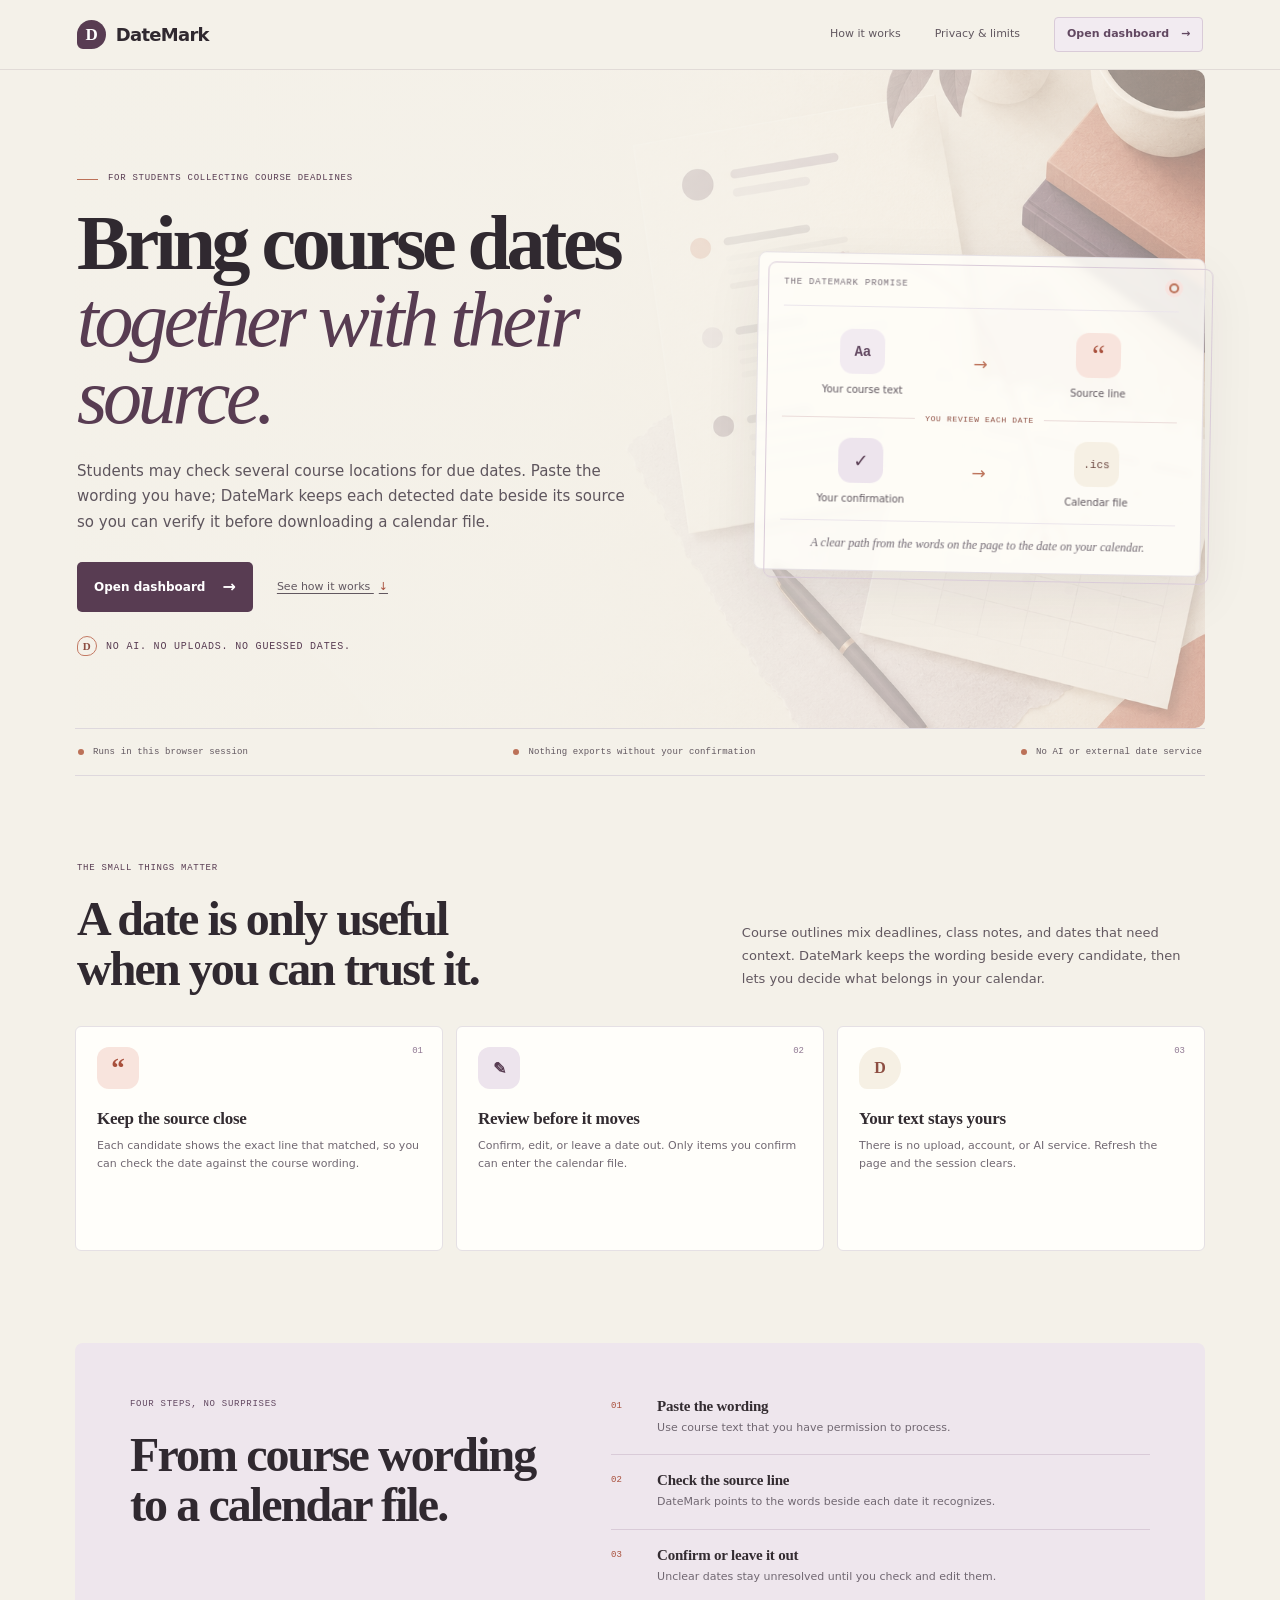
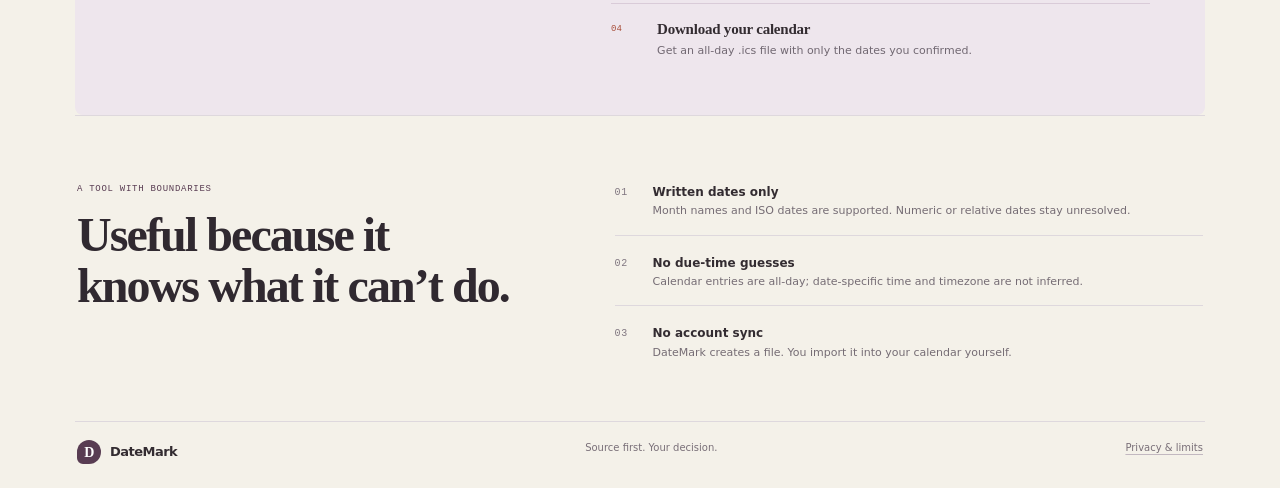
<file: index.html>
<!doctype html>
<html lang="en">
<head>
  <meta charset="utf-8">
  <meta name="viewport" content="width=device-width,initial-scale=1">
  <meta name="theme-color" content="#f4f1e9">
  <meta name="description" content="Turn explicit course dates into a reviewable calendar file. No uploads, no AI, no guessing.">
  <link rel="icon" href="src/favicon.svg" type="image/svg+xml">
  <title>DateMark — deadlines with receipts</title>
  <link rel="stylesheet" href="src/styles.css">
</head>
<body>
  <a class="skip-link" href="#main">Skip to main content</a>
  <header class="topbar">
    <a class="brand" href="./" aria-label="DateMark home"><span class="brand-mark">D</span><span>DateMark</span></a>
    <nav class="nav-links" aria-label="Main navigation">
      <a href="#how-it-works">How it works</a>
      <a href="#privacy">Privacy &amp; limits</a>
      <a class="nav-cta" href="dashboard.html">Open dashboard <span aria-hidden="true">&rarr;</span></a>
    </nav>
  </header>

  <main id="main">
    <section class="hero" aria-labelledby="page-title">
      <div class="hero-copy">
        <p class="eyebrow"><span class="eyebrow-rule"></span> FOR STUDENTS COLLECTING COURSE DEADLINES</p>
        <h1 id="page-title">Bring course dates<br><em>together with their source.</em></h1>
        <p class="hero-lede">Students may check several course locations for due dates. Paste the wording you have; DateMark keeps each detected date beside its source so you can verify it before downloading a calendar file.</p>
        <div class="hero-actions">
          <a class="button button-primary" href="dashboard.html">Open dashboard <span aria-hidden="true">&rarr;</span></a>
          <a class="quiet-link" href="#how-it-works">See how it works <span aria-hidden="true">&darr;</span></a>
        </div>
        <div class="trust-line"><span class="trust-mark" aria-hidden="true">D</span> No AI. No uploads. No guessed dates.</div>
      </div>
      <aside class="flow-card" aria-label="DateMark workflow overview">
        <div class="flow-card-top"><span>THE DATEMARK PROMISE</span><span class="orbit" aria-hidden="true"></span></div>
        <div class="flow-line">
          <div class="flow-node"><span class="flow-glyph glyph-source" aria-hidden="true">Aa</span><span>Your course text</span></div>
          <span class="flow-arrow" aria-hidden="true">&rarr;</span>
          <div class="flow-node"><span class="flow-glyph glyph-quote" aria-hidden="true">&ldquo;</span><span>Source line</span></div>
        </div>
        <div class="flow-divider"><span>YOU REVIEW EACH DATE</span></div>
        <div class="flow-line flow-end">
          <div class="flow-node"><span class="flow-glyph glyph-check" aria-hidden="true">&#10003;</span><span>Your confirmation</span></div>
          <span class="flow-arrow" aria-hidden="true">&rarr;</span>
          <div class="flow-node"><span class="flow-glyph glyph-file" aria-hidden="true">.ics</span><span>Calendar file</span></div>
        </div>
        <p class="flow-caption">A clear path from the words on the page to the date on your calendar.</p>
      </aside>
    </section>

    <section class="promise-strip" aria-label="Product principles">
      <span><i aria-hidden="true"></i> Runs in this browser session</span>
      <span><i aria-hidden="true"></i> Nothing exports without your confirmation</span>
      <span><i aria-hidden="true"></i> No AI or external date service</span>
    </section>

    <section class="feature-intro" aria-labelledby="why-title">
      <div><p class="eyebrow">THE SMALL THINGS MATTER</p><h2 id="why-title">A date is only useful<br>when you can trust it.</h2></div>
      <p>Course outlines mix deadlines, class notes, and dates that need context. DateMark keeps the wording beside every candidate, then lets you decide what belongs in your calendar.</p>
    </section>
    <section class="feature-grid" aria-label="DateMark features">
      <article class="feature-card"><span class="feature-index">01</span><div class="feature-icon icon-quote" aria-hidden="true">&ldquo;</div><h3>Keep the source close</h3><p>Each candidate shows the exact line that matched, so you can check the date against the course wording.</p></article>
      <article class="feature-card"><span class="feature-index">02</span><div class="feature-icon icon-edit" aria-hidden="true">&#9998;</div><h3>Review before it moves</h3><p>Confirm, edit, or leave a date out. Only items you confirm can enter the calendar file.</p></article>
      <article class="feature-card"><span class="feature-index">03</span><div class="feature-icon icon-private" aria-hidden="true">D</div><h3>Your text stays yours</h3><p>There is no upload, account, or AI service. Refresh the page and the session clears.</p></article>
    </section>

    <section id="how-it-works" class="how-section" aria-labelledby="how-title">
      <div class="how-heading"><p class="eyebrow">FOUR STEPS, NO SURPRISES</p><h2 id="how-title">From course wording<br>to a calendar file.</h2></div>
      <ol class="steps-list">
        <li><span>01</span><div><h3>Paste the wording</h3><p>Use course text that you have permission to process.</p></div></li>
        <li><span>02</span><div><h3>Check the source line</h3><p>DateMark points to the words beside each date it recognizes.</p></div></li>
        <li><span>03</span><div><h3>Confirm or leave it out</h3><p>Unclear dates stay unresolved until you check and edit them.</p></div></li>
        <li><span>04</span><div><h3>Download your calendar</h3><p>Get an all-day .ics file with only the dates you confirmed.</p></div></li>
      </ol>
    </section>



    <section id="privacy" class="limits-section" aria-labelledby="limits-title">
      <div><p class="eyebrow">A TOOL WITH BOUNDARIES</p><h2 id="limits-title">Useful because it<br>knows what it can&rsquo;t do.</h2></div>
      <div class="limits-list">
        <div><span class="limit-number">01</span><p><strong>Written dates only</strong><br>Month names and ISO dates are supported. Numeric or relative dates stay unresolved.</p></div>
        <div><span class="limit-number">02</span><p><strong>No due-time guesses</strong><br>Calendar entries are all-day; date-specific time and timezone are not inferred.</p></div>
        <div><span class="limit-number">03</span><p><strong>No account sync</strong><br>DateMark creates a file. You import it into your calendar yourself.</p></div>
      </div>
    </section>
    <footer><a class="brand footer-brand" href="./"><span class="brand-mark">D</span><span>DateMark</span></a><span>Source first. Your decision.</span><a href="#privacy">Privacy &amp; limits</a></footer>
  </main>
</body>
</html>
</file>
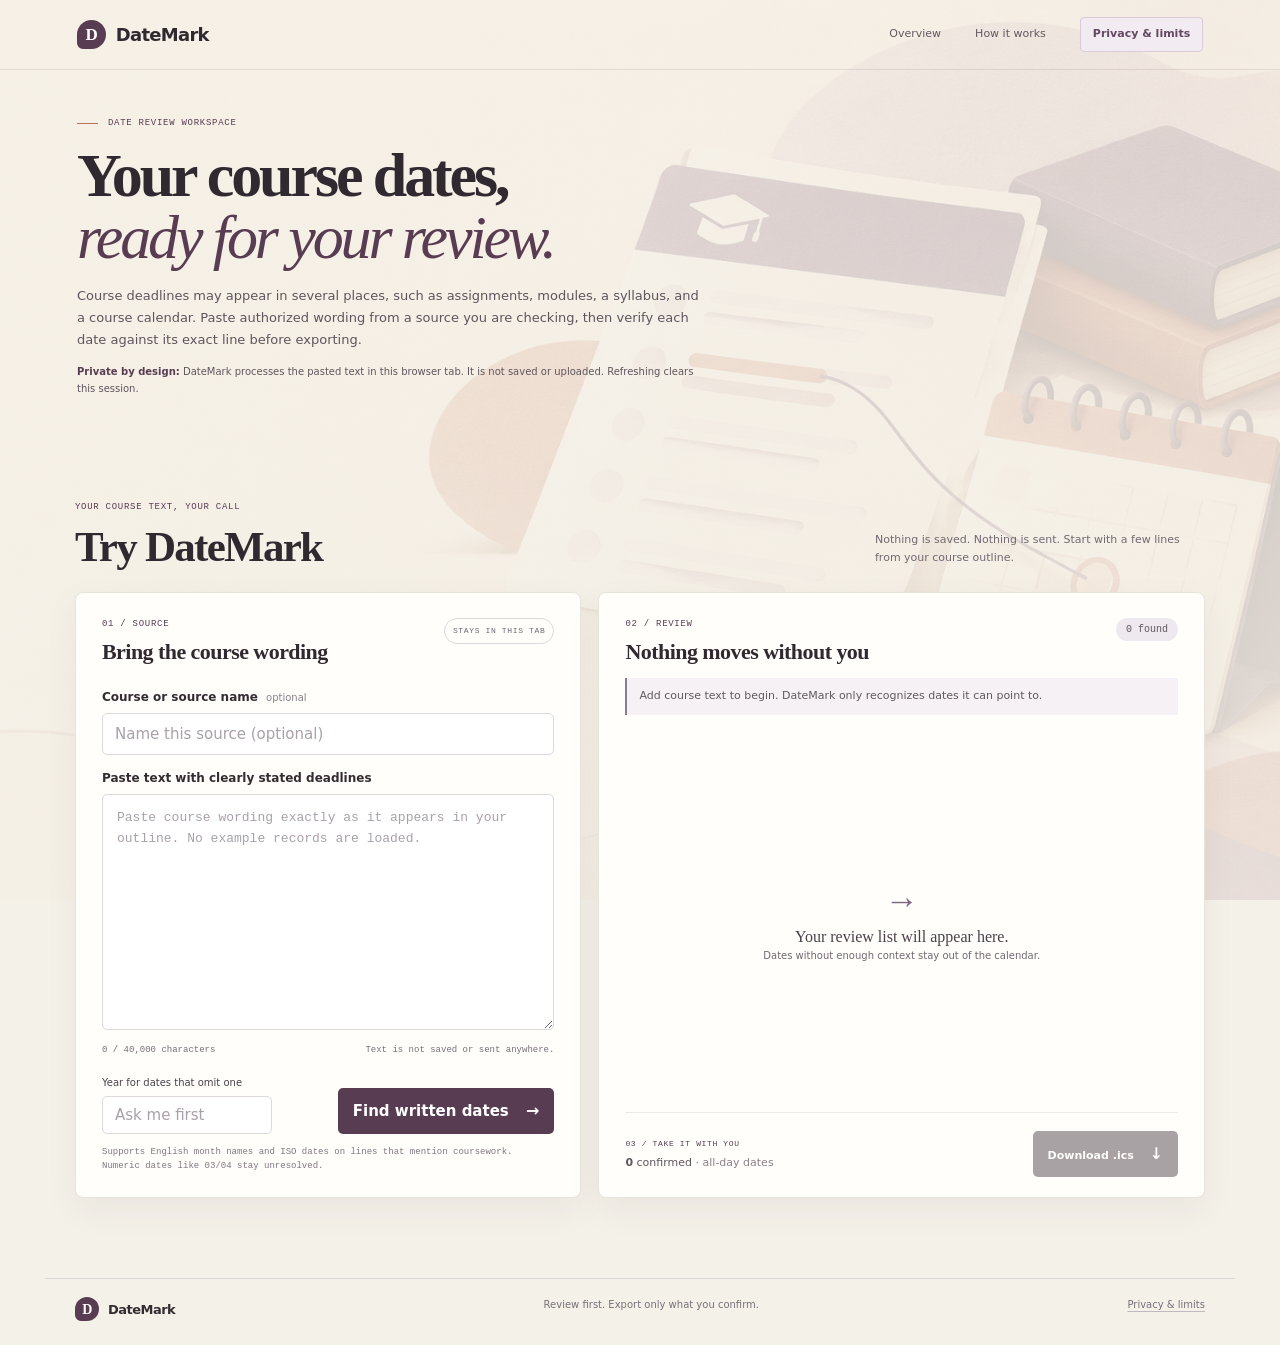
<file: dashboard.html>
<!doctype html>
<html lang="en">
<head>
  <meta charset="utf-8">
  <meta name="viewport" content="width=device-width,initial-scale=1">
  <meta name="theme-color" content="#f4f1e9">
  <meta name="description" content="Review course dates against their source wording and export only the dates you confirm.">
  <link rel="icon" href="src/favicon.svg" type="image/svg+xml">
  <title>DateMark Dashboard</title>
  <link rel="stylesheet" href="src/styles.css">
  <script defer src="src/parser.js"></script>
  <script defer src="src/app.js"></script>
</head>
<body class="dashboard-page">
  <a class="skip-link" href="#tool">Skip to DateMark dashboard</a>
  <header class="topbar">
    <a class="brand" href="./" aria-label="DateMark home"><span class="brand-mark">D</span><span>DateMark</span></a>
    <nav class="nav-links" aria-label="Main navigation">
      <a href="./">Overview</a>
      <a href="index.html#how-it-works">How it works</a>
      <a class="nav-cta" href="index.html#privacy">Privacy &amp; limits</a>
    </nav>
  </header>
  <main id="main" class="dashboard-main">
    <section class="dashboard-intro" aria-labelledby="dashboard-title">
      <p class="eyebrow"><span class="eyebrow-rule"></span> DATE REVIEW WORKSPACE</p>
      <h1 id="dashboard-title">Your course dates,<br><em>ready for your review.</em></h1>
      <p>Course deadlines may appear in several places, such as assignments, modules, a syllabus, and a course calendar. Paste authorized wording from a source you are checking, then verify each date against its exact line before exporting.</p>
      <p class="dashboard-boundary"><strong>Private by design:</strong> DateMark processes the pasted text in this browser tab. It is not saved or uploaded. Refreshing clears this session.</p>
    </section>    <section id="tool" class="tool-section" aria-labelledby="tool-title">
      <div class="tool-heading"><div><p class="eyebrow">YOUR COURSE TEXT, YOUR CALL</p><h2 id="tool-title">Try DateMark</h2></div><p>Nothing is saved. Nothing is sent. Start with a few lines from your course outline.</p></div>
      <div class="workspace" aria-label="DateMark tool">
        <div class="source-panel panel">
          <div class="section-head">
            <div><span class="step">01 / SOURCE</span><h2>Bring the course wording</h2></div>
            <span class="local-tag">STAYS IN THIS TAB</span>
          </div>
          <label for="course-name">Course or source name <span class="optional">optional</span></label>
          <input id="course-name" maxlength="80" autocomplete="off" placeholder="Name this source (optional)">
          <label for="source-text">Paste text with clearly stated deadlines</label>
          <textarea id="source-text" maxlength="40000" rows="10" spellcheck="false" placeholder="Paste course wording exactly as it appears in your outline. No example records are loaded."></textarea>
          <div class="input-meta"><span id="char-count">0 / 40,000 characters</span><span>Text is not saved or sent anywhere.</span></div>
          <div class="parse-row">
            <div class="year-setting"><label for="course-year">Year for dates that omit one</label><input id="course-year" type="number" min="2000" max="2100" inputmode="numeric" placeholder="Ask me first"></div>
            <button id="find-dates" class="button button-primary" type="button">Find written dates <span aria-hidden="true">&rarr;</span></button>
          </div>
          <p class="format-hint">Supports English month names and ISO dates on lines that mention coursework. Numeric dates like 03/04 stay unresolved.</p>
        </div>

        <div class="review-panel panel" aria-labelledby="review-title">
          <div class="section-head review-head">
            <div><span class="step">02 / REVIEW</span><h2 id="review-title">Nothing moves without you</h2></div>
            <span id="candidate-count" class="count-pill">0 found</span>
          </div>
          <div id="status" class="status" role="status" aria-live="polite">Add course text to begin. DateMark only recognizes dates it can point to.</div>
          <div id="candidate-list" class="candidate-list"></div>
          <div id="empty-state" class="empty-state">
            <span class="empty-icon" aria-hidden="true">&rarr;</span>
            <p>Your review list will appear here.</p>
            <span>Dates without enough context stay out of the calendar.</span>
          </div>
          <div class="export-bar">
            <div><span class="step">03 / TAKE IT WITH YOU</span><p><strong id="confirmed-count">0</strong> confirmed <span>&middot; all-day dates</span></p></div>
            <button id="export-ics" class="button button-dark" type="button" disabled>Download .ics <span aria-hidden="true">&darr;</span></button>
          </div>
        </div>
      </div>
    </section>  </main>
  <footer class="dashboard-footer">
    <a class="brand footer-brand" href="./"><span class="brand-mark">D</span><span>DateMark</span></a>
    <span>Review first. Export only what you confirm.</span>
    <a href="index.html#privacy">Privacy &amp; limits</a>
  </footer>
</body>
</html>
</file>
<file: src/styles.css>
:root{--paper:#f4f1e9;--white:#fffefa;--ink:#302930;--muted:#716872;--line:#ded8dd;--plum:#583c52;--pale-lilac:#ede4ed;--amber:#a84f3b;--amber-bg:#f8e4dd;--red:#9d443f;--red-bg:#f7e3df;--mono:'DM Mono',monospace;--sans:'DM Sans',system-ui,sans-serif;--serif:'Playfair Display',Georgia,serif;--shadow:0 12px 35px rgba(50,40,46,.055)}
*{box-sizing:border-box}html{scroll-behavior:smooth}body{margin:0;background:var(--paper);color:var(--ink);font-family:var(--sans);font-size:15px;line-height:1.5}button,input,textarea{font:inherit}button{cursor:pointer}a{color:inherit}.skip-link{position:absolute;left:-999px;top:8px;background:var(--white);padding:10px;z-index:10}.skip-link:focus{left:8px}.topbar{height:70px;padding:0 clamp(20px,6vw,88px);display:flex;align-items:center;justify-content:space-between;border-bottom:1px solid rgba(88,60,82,.12)}.brand{display:flex;align-items:center;gap:10px;text-decoration:none;font-weight:700;letter-spacing:-.04em;font-size:18px}.brand-mark{display:grid;place-items:center;width:29px;height:29px;border-radius:50% 50% 50% 6px;background:var(--plum);color:#fff;font-family:var(--serif);font-size:17px}.topnote,.trust-line,.local-tag,.step,.eyebrow,.note-index,.note-foot,.input-meta,.format-hint,.limit-number,.line-ref,.quote-label{font-family:var(--mono);text-transform:uppercase;letter-spacing:.08em;font-size:10px}.topnote{display:flex;gap:8px;align-items:center;color:var(--muted)}.live-dot{width:7px;height:7px;background:#cc6b53;border-radius:50%;box-shadow:0 0 0 3px rgba(204,107,83,.15)}main{max-width:1190px;margin:auto;padding:0 30px}.intro{padding:64px 2px 54px;display:flex;align-items:flex-end;justify-content:space-between;gap:32px}.eyebrow,.step{color:var(--plum);font-weight:500}.eyebrow{margin:0 0 13px}.intro h1{font:600 clamp(42px,6vw,70px)/.99 var(--serif);letter-spacing:-.045em;margin:0 0 20px}.intro h1 span{color:var(--plum);font-style:italic}.lede{max-width:570px;margin:0;color:#5e555d;font-size:16px;line-height:1.65}.trust-line{display:flex;align-items:center;gap:9px;color:var(--plum);margin-top:19px}.shield{display:grid;place-items:center;width:19px;height:19px;border:1px solid #c37a64;border-radius:50%;font-size:12px}.note-card{width:230px;flex:none;padding:20px 22px 17px;background:#eee6ed;border-radius:4px 4px 4px 22px;transform:rotate(1deg)}.note-index{color:var(--plum)}.note-card p{font:500 19px/1.35 var(--serif);margin:12px 0 17px}.note-foot{font-size:8px;color:#716872;letter-spacing:.04em;text-transform:none}.workspace{display:grid;grid-template-columns:minmax(0,.91fr) minmax(0,1.09fr);gap:17px;align-items:stretch}.panel{background:var(--white);border:1px solid #e5e5dc;border-radius:8px;box-shadow:var(--shadow)}.source-panel{padding:25px 26px 24px}.section-head{display:flex;justify-content:space-between;align-items:flex-start;gap:14px;margin-bottom:23px}.step{display:block;font-size:9px}.section-head h2{font:600 22px/1.2 var(--serif);letter-spacing:-.025em;margin:7px 0 0}.local-tag{color:#716872;font-size:8px;border:1px solid #ded8dd;border-radius:20px;padding:6px 8px;white-space:nowrap}.source-panel>label,.field-label{display:block;font-size:12px;font-weight:600;color:#332c31;margin:14px 0 7px}.optional{color:#8a8189;font-weight:400;font-size:10px;margin-left:4px}input,textarea{width:100%;border:1px solid #ded8dd;background:#fff;border-radius:5px;color:var(--ink);outline:none;transition:border-color .15s,box-shadow .15s}input{height:42px;padding:0 12px}textarea{resize:vertical;min-height:170px;padding:13px 14px;line-height:1.55;font:13px/1.6 var(--mono)}input:focus,textarea:focus{border-color:#806582;box-shadow:0 0 0 3px rgba(128,101,130,.14)}input::placeholder,textarea::placeholder{color:#aaa0a9}.input-meta{display:flex;justify-content:space-between;gap:10px;margin-top:7px;text-transform:none;letter-spacing:0;color:#796f78;font-size:9px}.parse-row{display:flex;align-items:flex-end;justify-content:space-between;gap:14px;margin-top:18px}.year-setting{max-width:170px;flex:1}.year-setting label{display:block;color:#4a4148;font-size:10px;margin-bottom:6px}.year-setting input{height:38px}.button{border:0;border-radius:5px;padding:11px 15px;font-weight:600;transition:transform .15s,background .15s,box-shadow .15s}.button:hover:not(:disabled){transform:translateY(-1px);box-shadow:0 5px 14px rgba(88,60,82,.15)}.button:focus-visible,.text-button:focus-visible{outline:3px solid #a77868;outline-offset:3px}.button-primary{background:var(--plum);color:white}.button-primary span,.button-dark span{margin-left:12px;font-size:16px}.format-hint{color:#817781;text-transform:none;letter-spacing:0;line-height:1.5;margin:12px 0 0;font-size:9px}.review-panel{padding:25px 26px 0;display:flex;flex-direction:column;min-height:500px}.review-head{margin-bottom:13px}.count-pill{border-radius:20px;background:#eee9ee;padding:6px 10px;font:10px var(--mono);white-space:nowrap;color:#625860}.status{padding:10px 12px;border-left:2px solid #907993;background:#f6f1f5;color:#625860;font-size:11px;line-height:1.5;margin-bottom:13px}.status-error{border-color:var(--red);background:var(--red-bg);color:#703b34}.status-success{border-color:#806582;background:#eee7ef;color:#583c52}.status-empty{border-color:#bc7158;background:#f6f0e4;color:#6b4740}.candidate-list{display:grid;gap:11px;max-height:420px;overflow:auto;padding:1px 3px 4px 0}.candidate{border:1px solid #ebe5eb;border-radius:6px;padding:13px 14px;background:#fff}.candidate-confirmed{border-color:#b59eb3;background:#fffdfa}.candidate-rejected{opacity:.72;background:#f9f8f4}.candidate-top{display:flex;justify-content:space-between;align-items:center;margin-bottom:10px}.state-badge{border-radius:20px;padding:4px 8px;background:var(--amber-bg);color:#785828;font-size:9px;font-weight:600}.state-confirmed{background:var(--pale-lilac);color:#604762}.state-rejected{background:#ecebe5;color:#756c74}.state-unresolved{background:var(--red-bg);color:#793e36}.line-ref{font-size:8px;color:#8a8189}.source-quote{margin:0;padding:9px 11px;border-left:2px solid #b5a0b4;background:#f7f4f2}.quote-label{color:#796f78;font-size:8px}.quote-text{font:12px/1.5 var(--mono);margin:4px 0 0;overflow-wrap:anywhere}.candidate-reason{margin:7px 0;color:#8d4e42;font-size:10px}.candidate-fields{display:grid;grid-template-columns:minmax(0,1fr) 155px;gap:10px;margin-top:9px}.candidate-fields .field-label{font-size:9px;margin:0 0 4px;color:#716872}.candidate-fields input{height:36px;font-size:11px;padding:0 9px}.candidate-actions{display:flex;gap:16px;align-items:center;margin-top:10px}.button-confirm{border:1px solid #d9cbd8;border-radius:4px;background:#f2ebf1;color:#624861;padding:7px 10px;font-size:10px;font-weight:600}.button-confirm:hover{background:#e9dfe8}.text-button{border:0;background:transparent;padding:6px 0;color:#796f78;font-size:10px;text-decoration:underline;text-underline-offset:3px}.empty-state{flex:1;min-height:165px;display:flex;flex-direction:column;align-items:center;justify-content:center;color:#716872;text-align:center}.empty-icon{font:34px var(--serif);color:#806582}.empty-state p{font:500 16px var(--serif);margin:8px 0 2px;color:#4a4148}.empty-state span:last-child{font-size:10px}.export-bar{margin-top:auto;padding:18px 0 20px;border-top:1px solid #eaebe5;display:flex;justify-content:space-between;align-items:center;gap:10px}.export-bar .step{font-size:8px}.export-bar p{margin:5px 0 0;font-size:11px;color:#5e555d}.export-bar p span{color:#8a8189}.button-dark{background:#42333f;color:white;font-size:11px}.button:disabled{cursor:not-allowed;opacity:.45;box-shadow:none}.limits{display:grid;grid-template-columns:repeat(3,1fr);gap:23px;padding:28px 3px 36px}.limits>div{display:flex;gap:12px;align-items:flex-start}.limit-number{color:#817781;font-size:10px;padding-top:2px}.limits p{margin:0;color:#756c74;font-size:10px;line-height:1.55}.limits strong{color:#332c31;font-size:11px}footer{border-top:1px solid #ded8dd;padding:18px 2px 24px;display:flex;justify-content:space-between;gap:12px;color:#796f78;font-size:10px}footer a{text-decoration-color:#c2b8c0;text-underline-offset:3px}.candidate-list:focus-within{scroll-behavior:smooth}[hidden]{display:none!important}
@media(max-width:850px){main{padding:0 22px}.intro{padding-top:48px}.workspace{grid-template-columns:1fr}.review-panel{min-height:400px}.candidate-list{max-height:none}.note-card{width:205px}}
@media(max-width:560px){.topbar{height:60px;padding:0 18px}.topnote{font-size:8px}main{padding:0 15px}.intro{display:block;padding:42px 2px 30px}.intro h1{font-size:49px}.lede{font-size:14px}.note-card{width:auto;margin:25px 4px 2px;padding:15px 18px;transform:rotate(.5deg)}.note-card p{font-size:16px;margin:7px 0 10px}.source-panel,.review-panel{padding:19px 17px 0}.source-panel{padding-bottom:19px}.section-head h2{font-size:19px}.local-tag{font-size:7px}.parse-row{align-items:stretch;flex-direction:column}.year-setting{max-width:none}.button-primary{width:100%;text-align:left}.input-meta{font-size:8px}.candidate-fields{grid-template-columns:1fr 132px;gap:7px}.candidate{padding:11px}.limits{grid-template-columns:1fr;gap:14px;padding:24px 4px 28px}.limits>div{gap:14px}.limits p{font-size:11px}footer{font-size:9px;align-items:flex-start}footer a{text-align:right;max-width:50%}}
@media(prefers-reduced-motion:reduce){*,*::before,*::after{scroll-behavior:auto!important;transition:none!important;animation:none!important}}

/* Landing page */
.nav-links{display:flex;align-items:center;gap:clamp(16px,3vw,34px);font-size:11px;color:#625860}.nav-links a{text-decoration:none}.nav-links a:hover,.quiet-link:hover,footer a:hover{color:var(--plum);text-decoration:underline;text-underline-offset:4px}.nav-links .nav-cta{border:1px solid #d9cbd8;background:#f2ebf1;border-radius:4px;padding:8px 12px;color:#624861;font-weight:600}.nav-cta span{margin-left:8px}.hero{display:grid;grid-template-columns:minmax(0,1.08fr) minmax(340px,.82fr);align-items:center;gap:clamp(35px,7vw,100px);padding:clamp(58px,8vw,106px) 2px 72px}.hero-copy{max-width:680px}.eyebrow{display:flex;align-items:center;gap:10px;margin:0 0 18px;font-size:9px}.eyebrow-rule{display:inline-block;width:21px;height:1px;background:#bc7158}.hero h1{font:600 clamp(48px,6.3vw,78px)/.99 var(--serif);letter-spacing:-.055em;margin:0 0 23px;color:#302930}.hero h1 em{color:var(--plum);font-weight:500}.hero-lede{max-width:550px;font-size:15px;line-height:1.7;color:#5e555d;margin:0}.hero-actions{display:flex;align-items:center;gap:24px;margin-top:27px}.hero-actions .button{display:inline-flex;align-items:center;text-decoration:none;padding:13px 17px;font-size:12px}.hero-actions .button span{margin-left:17px}.quiet-link{font-size:11px;color:#625860;text-underline-offset:3px}.quiet-link span{color:#a84f3b;margin-left:5px}.trust-line{margin-top:24px}.trust-mark{width:20px;height:20px;display:inline-grid;place-items:center;border:1px solid #c37a64;color:#8d4e42;border-radius:50% 50% 50% 7px;font:600 11px var(--serif)}.flow-card{position:relative;max-width:460px;width:100%;justify-self:end;background:#fffefa;border:1px solid #e5e0e4;border-radius:8px;padding:24px 25px 18px;box-shadow:0 20px 55px rgba(50,40,46,.08);transform:rotate(1deg)}.flow-card::before{content:"";position:absolute;inset:9px -9px -9px 9px;border:1px solid #d9cbd8;border-radius:8px;z-index:-1}.flow-card-top{display:flex;justify-content:space-between;align-items:center;font:9px var(--mono);letter-spacing:.09em;color:#796f78;padding-bottom:18px;border-bottom:1px solid #ebe5eb}.orbit{width:10px;height:10px;border:2px solid #bc7158;border-radius:50%;box-shadow:0 0 0 4px #f7e3df}.flow-line{display:flex;align-items:center;justify-content:space-around;gap:7px;padding:22px 2px 16px}.flow-node{width:104px;display:grid;justify-items:center;gap:8px;text-align:center;color:#5e555d;font-size:10px}.flow-glyph{height:45px;width:45px;display:grid;place-items:center;border-radius:13px;background:#f2ebf1;color:#624861;font:600 14px var(--mono)}.glyph-quote{font:29px var(--serif);background:#f8e4dd;color:#a84f3b}.glyph-check{font:18px var(--sans);background:#ede4ed;color:#583c52}.glyph-file{font:11px var(--mono);background:#f6f0e4;color:#6b4740}.flow-arrow{color:#bc7158;font-size:17px}.flow-divider{display:flex;align-items:center;gap:10px;color:#8d4e42;font:8px var(--mono);letter-spacing:.08em}.flow-divider::before,.flow-divider::after{content:"";height:1px;flex:1;background:#eadbd9}.flow-end{padding-top:16px;padding-bottom:14px}.flow-caption{border-top:1px solid #ebe5eb;padding-top:13px;text-align:center;font:italic 12px/1.5 var(--serif);color:#716872;margin:0}.promise-strip{border-top:1px solid #ded8dd;border-bottom:1px solid #ded8dd;display:flex;justify-content:space-between;align-items:center;gap:16px;padding:18px 3px;color:#625860;font:9px var(--mono);letter-spacing:.015em}.promise-strip span{display:flex;align-items:center;gap:9px}.promise-strip i{width:6px;height:6px;border-radius:50%;background:#bc7158}.feature-intro{display:grid;grid-template-columns:1fr .75fr;align-items:end;gap:50px;padding:86px 2px 32px}.feature-intro h2,.how-heading h2,.tool-heading h2,.limits-section h2{font:600 clamp(32px,4vw,48px)/1.05 var(--serif);letter-spacing:-.04em;margin:0;color:#302930}.feature-intro>p{max-width:460px;color:#625860;font-size:13px;line-height:1.75;margin:0 0 4px}.feature-grid{display:grid;grid-template-columns:repeat(3,minmax(0,1fr));gap:13px;padding-bottom:92px}.feature-card{position:relative;min-height:225px;background:#fffefa;border:1px solid #e5e0e4;border-radius:6px;padding:20px 21px}.feature-index{position:absolute;right:19px;top:19px;font:9px var(--mono);color:#907993}.feature-icon{height:42px;width:42px;display:grid;place-items:center;border-radius:12px;background:#f2ebf1;color:#624861;font:600 16px var(--serif);margin-bottom:20px}.icon-quote{background:#f8e4dd;color:#a84f3b;font-size:27px}.icon-edit{background:#ede4ed;color:#583c52}.icon-private{border-radius:50% 50% 50% 8px;background:#f6f0e4;color:#8d4e42;font-weight:700}.feature-card h3,.steps-list h3{font:600 17px var(--serif);letter-spacing:-.015em;margin:0 0 8px;color:#332c31}.feature-card p,.steps-list p{font-size:11px;line-height:1.65;color:#716872;margin:0}.how-section{scroll-margin-top:28px;background:#eee6ed;border-radius:8px;padding:clamp(25px,5vw,55px);display:grid;grid-template-columns:.8fr 1fr;gap:50px;align-items:start}.how-heading .eyebrow{color:#624861}.steps-list{list-style:none;margin:0;padding:0;display:grid}.steps-list li{display:grid;grid-template-columns:34px 1fr;gap:12px;padding:0 0 17px;margin:0 0 17px;border-bottom:1px solid #d9cbd8}.steps-list li:last-child{border:0;margin:0;padding:0}.steps-list li>span{font:9px var(--mono);color:#a84f3b;padding-top:3px}.steps-list h3{font-size:15px;margin-bottom:4px}.tool-section{scroll-margin-top:24px;padding:94px 0 80px}.tool-heading{display:flex;justify-content:space-between;align-items:end;gap:28px;margin-bottom:23px}.tool-heading .eyebrow{margin-bottom:10px}.tool-heading h2{font-size:43px}.tool-heading>p{max-width:330px;color:#716872;font-size:11px;line-height:1.6;margin:0 0 3px}.tool-section .workspace{scroll-margin-top:16px}.limits-section{scroll-margin-top:24px;border-top:1px solid #ded8dd;padding:67px 2px 60px;display:grid;grid-template-columns:.82fr 1fr;gap:55px}.limits-section .eyebrow{margin-bottom:14px}.limits-list{display:grid;gap:18px}.limits-list>div{display:grid;grid-template-columns:28px 1fr;gap:10px;border-bottom:1px solid #ded8dd;padding-bottom:15px}.limits-list>div:last-child{border:0;padding-bottom:0}.limits-list p{margin:0;color:#756c74;font-size:11px;line-height:1.6}.limits-list strong{color:#332c31;font-size:12px}.footer-brand{display:flex;align-items:center;gap:9px;text-decoration:none!important;color:#332c31!important;font-size:13px;font-weight:600}.footer-brand .brand-mark{height:24px;width:24px;font-size:14px}
@media(max-width:850px){.hero{grid-template-columns:1fr minmax(290px,.82fr);gap:30px;padding-top:62px}.hero h1{font-size:clamp(48px,7vw,62px)}.promise-strip{flex-wrap:wrap;justify-content:flex-start}.feature-intro{gap:30px}.how-section{gap:30px}}
@media(max-width:650px){.topbar{padding:0 15px}.nav-links{gap:13px;font-size:9px}.nav-links>a:first-child{display:none}.nav-links .nav-cta{padding:7px 9px}.hero{grid-template-columns:1fr;padding:48px 2px 44px;gap:34px}.hero h1{font-size:clamp(47px,12vw,62px)}.hero-lede{font-size:13px}.flow-card{justify-self:center;max-width:460px;transform:none}.promise-strip{display:grid;gap:10px;padding:15px 3px;font-size:8px}.feature-intro{grid-template-columns:1fr;gap:13px;padding:58px 2px 24px}.feature-intro h2,.how-heading h2,.limits-section h2{font-size:36px}.feature-intro>p{font-size:12px}.feature-grid{grid-template-columns:1fr;gap:9px;padding-bottom:58px}.feature-card{min-height:unset;padding:17px 18px}.feature-icon{margin-bottom:12px}.how-section{grid-template-columns:1fr;gap:24px;padding:24px 19px}.steps-list li{padding-bottom:13px;margin-bottom:13px}.tool-section{padding:63px 0 58px}.tool-heading{align-items:start;flex-direction:column;gap:10px}.tool-heading h2{font-size:38px}.limits-section{grid-template-columns:1fr;gap:23px;padding:50px 2px 42px}footer{align-items:center}footer>span{display:none}}





.dashboard-main{min-height:calc(100vh - 150px)}
.dashboard-intro{max-width:780px;padding:47px 2px 10px}
.dashboard-intro .eyebrow{margin-bottom:13px}
.dashboard-intro h1{font:600 clamp(40px,5.2vw,62px)/1 var(--serif);letter-spacing:-.05em;margin:0 0 17px;color:var(--ink)}
.dashboard-intro h1 em{color:var(--plum);font-weight:500}
.dashboard-intro>p:not(.eyebrow){max-width:630px;margin:0;color:#5e555d;font-size:13px;line-height:1.7}
.dashboard-intro .dashboard-boundary{margin-top:12px!important;color:#716872;font-size:10px!important}
.dashboard-boundary strong{color:var(--plum)}
.dashboard-tool{padding:26px 0 68px}
.dashboard-tool .tool-heading{margin-bottom:18px}
.dashboard-tool .tool-heading h2{font-size:39px}
.dashboard-tool .workspace{align-items:stretch}
.dashboard-footer{margin:0 auto;max-width:1190px;padding-left:30px;padding-right:30px}
@media(max-width:650px){.dashboard-intro{padding:36px 2px 8px}.dashboard-intro h1{font-size:clamp(39px,10vw,53px)}.dashboard-tool{padding:20px 0 45px}.dashboard-tool .tool-heading h2{font-size:34px}.dashboard-footer{padding-left:15px;padding-right:15px}}
.hero{background-image:linear-gradient(90deg,rgba(244,241,233,.97) 0%,rgba(244,241,233,.88) 45%,rgba(244,241,233,.48) 100%),url("../assets/minimalist-study-planner-still-life.png");background-position:center,center right;background-size:cover;background-repeat:no-repeat;border-radius:10px}
.hero .flow-card{background:rgba(255,254,250,.84);backdrop-filter:blur(3px)}
.dashboard-page{background-image:linear-gradient(rgba(244,241,233,.79),rgba(244,241,233,.88)),url("../assets/pastel-study-planner-workspace.png");background-position:center;background-size:cover;background-attachment:fixed;background-repeat:no-repeat}
@media(max-width:650px){.hero{background-position:center,62% center}.dashboard-page{background-attachment:scroll}}
</file>
